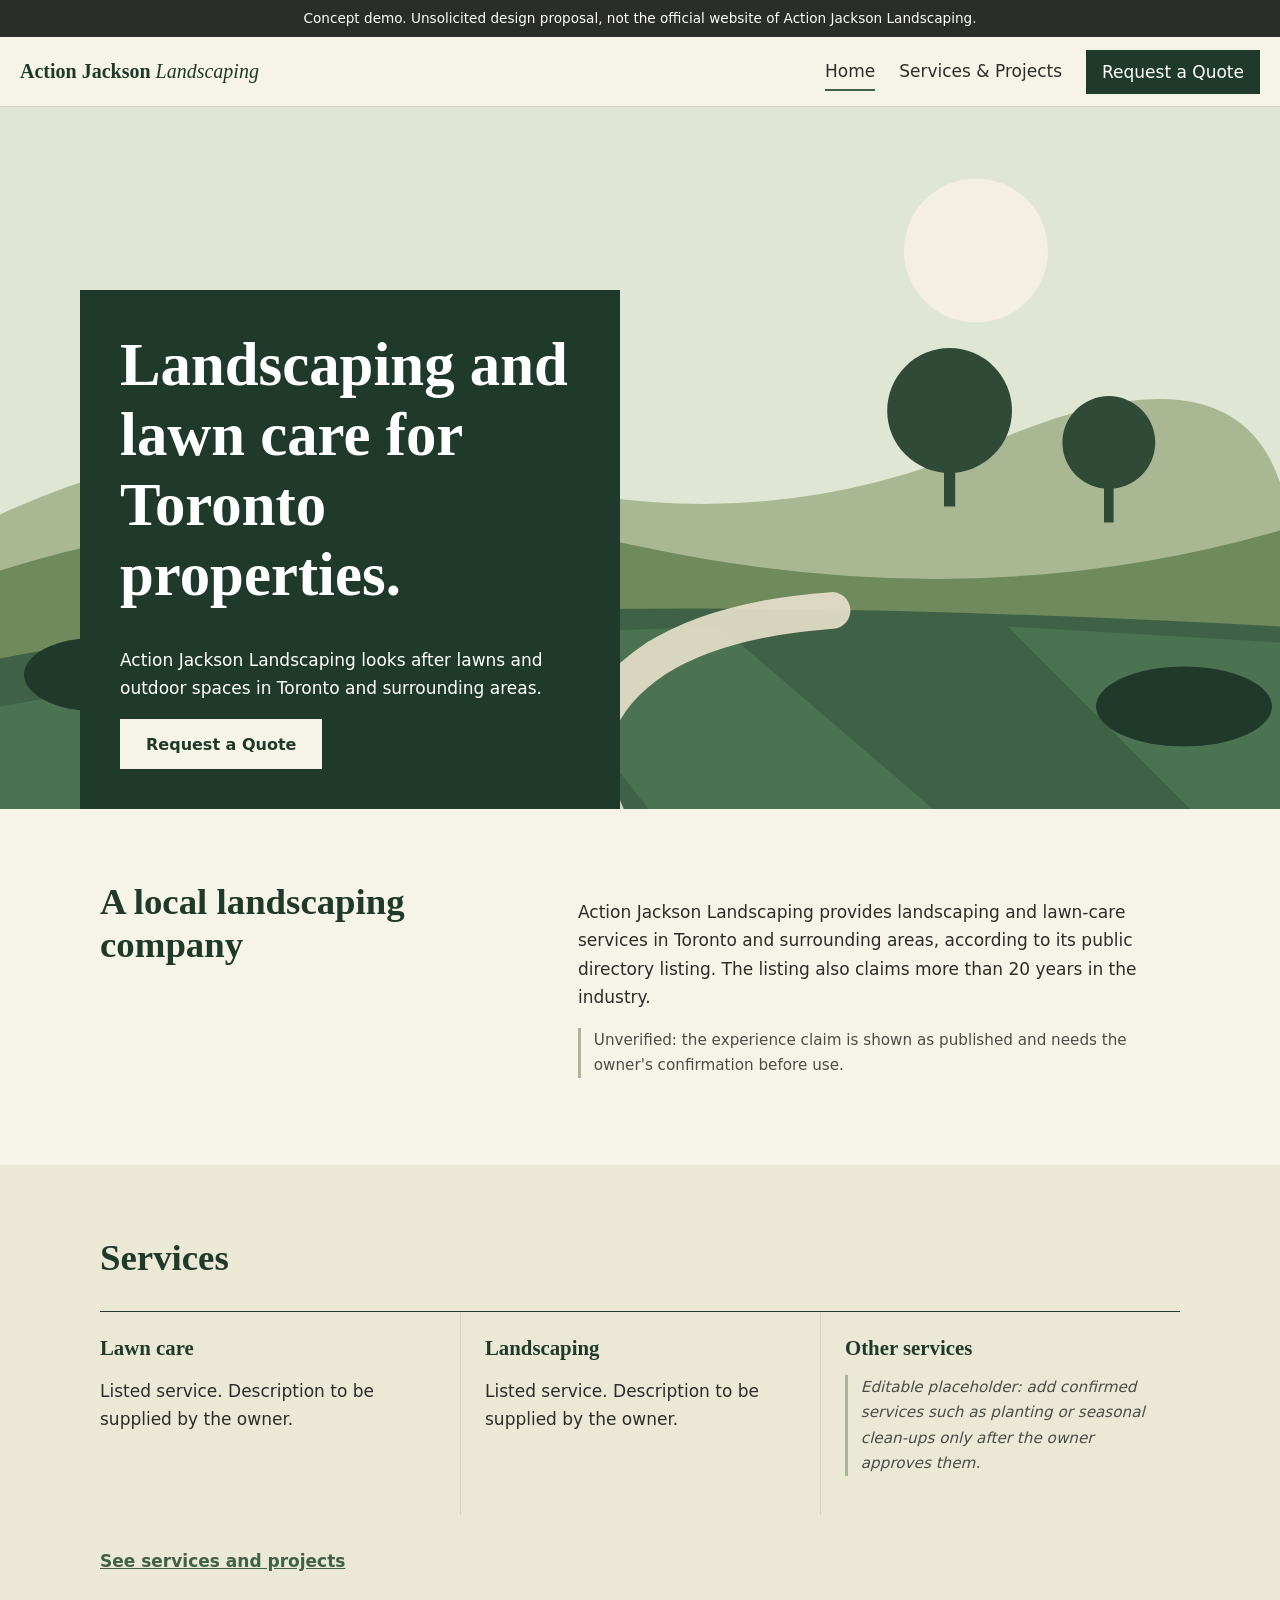
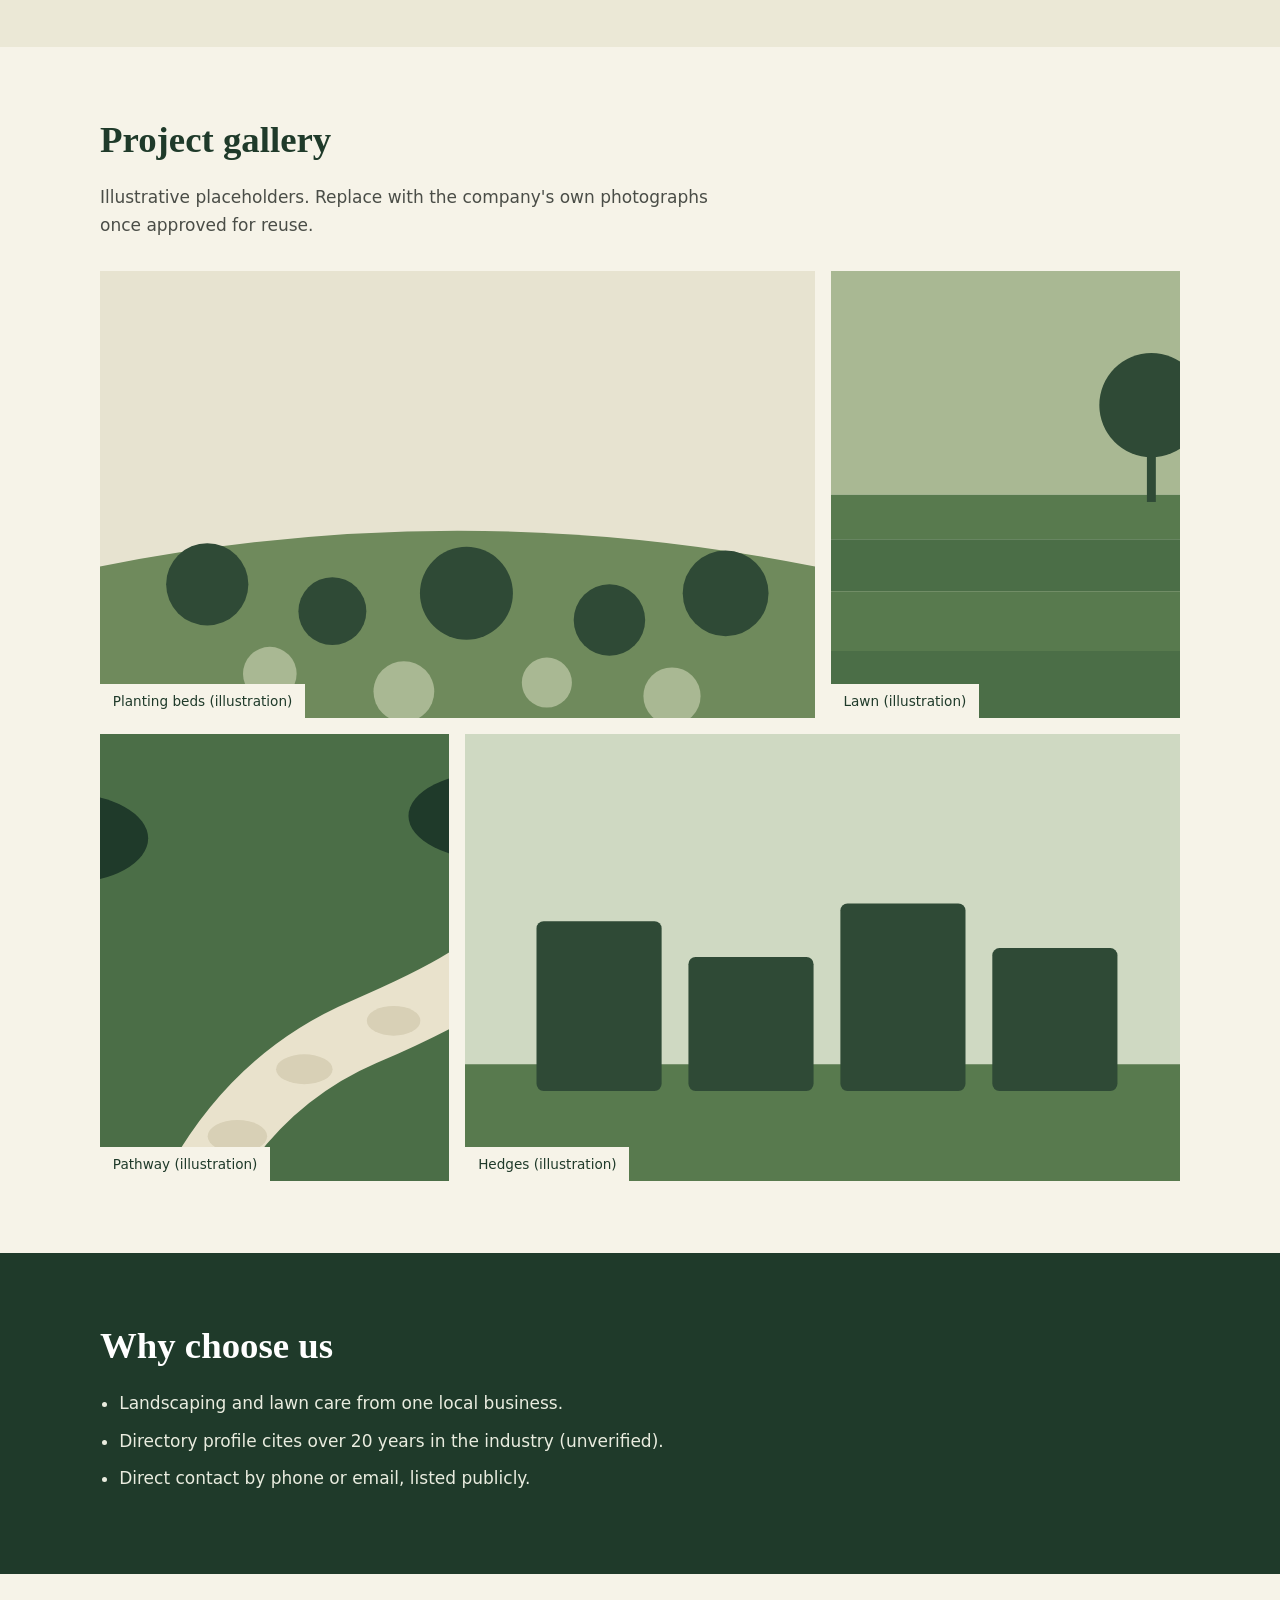
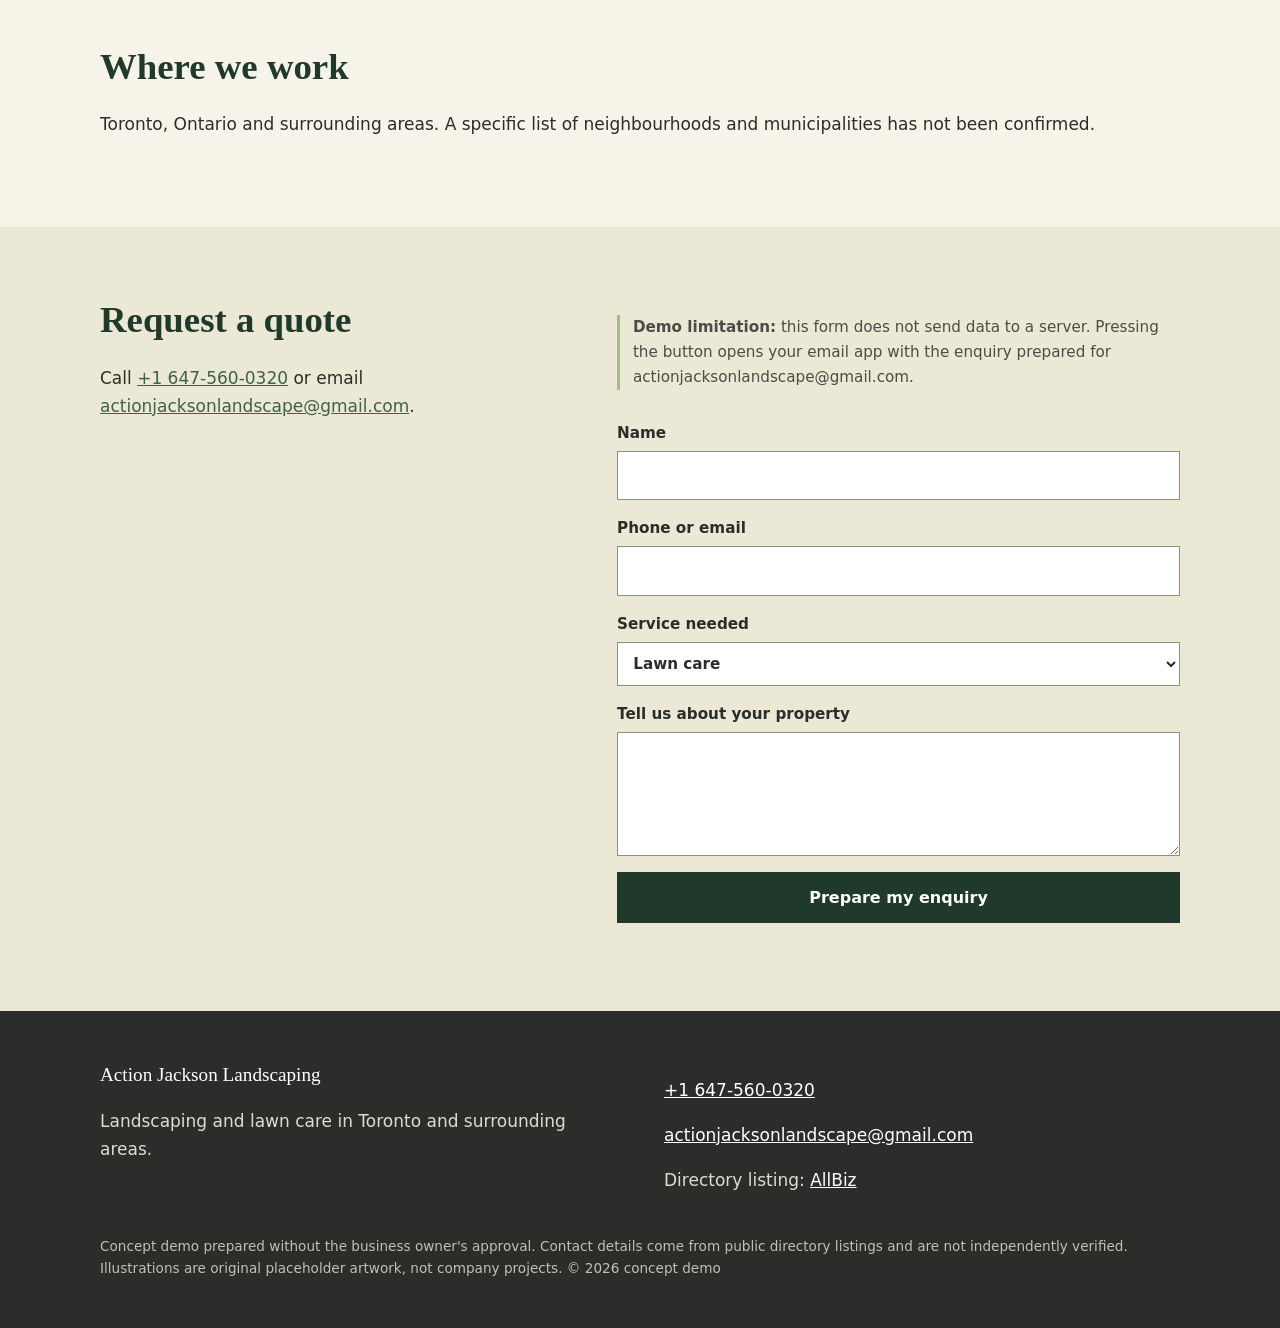
<file: index.html>
<!DOCTYPE html><html lang="en"><head><title>Action Jackson Landscaping | Landscaping and Lawn Care in Toronto (Concept Demo)</title>
<meta name="description" content="Concept demo website for Action Jackson Landscaping, a landscaping and lawn-care business serving Toronto and surrounding areas. Request a quote.">
<meta charset="utf-8"><meta name="viewport" content="width=device-width,initial-scale=1"><link rel="icon" href="data:,"><link rel="stylesheet" href="styles.css"></head><body><a class="skip" href="#main">Skip to content</a>
<div class="demo-bar" role="note">Concept demo. Unsolicited design proposal, not the official website of Action Jackson Landscaping.</div>
<header class="site-header"><a class="brand" href="index.html">Action Jackson <span>Landscaping</span></a>
<button class="menu-btn" aria-expanded="false" aria-controls="nav">Menu</button>
<nav id="nav" aria-label="Main"><a href="index.html" aria-current="page">Home</a><a href="services.html" >Services &amp; Projects</a><a href="index.html#quote" class="nav-cta">Request a Quote</a></nav></header>
<main id="main">
<section class="hero"><img src="assets/hero.svg" alt="Illustration of a mown lawn, stone path and trees" width="1600" height="900" fetchpriority="high">
<div class="hero-panel"><h1>Landscaping and lawn care for Toronto properties.</h1><p>Action Jackson Landscaping looks after lawns and outdoor spaces in Toronto and surrounding areas.</p><a class="btn" href="#quote">Request a Quote</a></div></section>

<section class="wrap intro"><h2>A local landscaping company</h2><div><p>Action Jackson Landscaping provides landscaping and lawn-care services in Toronto and surrounding areas, according to its public directory listing. The listing also claims more than 20 years in the industry.</p><p class="note">Unverified: the experience claim is shown as published and needs the owner's confirmation before use.</p></div></section>

<section class="band"><div class="wrap"><h2>Services</h2>
<div class="svc"><div><h3>Lawn care</h3><p>Listed service. Description to be supplied by the owner.</p></div><div><h3>Landscaping</h3><p>Listed service. Description to be supplied by the owner.</p></div><div><h3>Other services</h3><p class="ph">Editable placeholder: add confirmed services such as planting or seasonal clean-ups only after the owner approves them.</p></div></div>
<a class="link" href="services.html">See services and projects</a></div></section>

<section class="wrap"><h2>Project gallery</h2><p class="lede">Illustrative placeholders. Replace with the company's own photographs once approved for reuse.</p>
<div class="gallery"><figure class="a"><img src="assets/g1.svg" alt="Illustration of planting beds" loading="lazy" width="800" height="600"><figcaption>Planting beds (illustration)</figcaption></figure>
<figure class="b"><img src="assets/g2.svg" alt="Illustration of a striped lawn" loading="lazy" width="800" height="600"><figcaption>Lawn (illustration)</figcaption></figure>
<figure class="c"><img src="assets/g3.svg" alt="Illustration of a stone path" loading="lazy" width="800" height="600"><figcaption>Pathway (illustration)</figcaption></figure>
<figure class="d"><img src="assets/g4.svg" alt="Illustration of clipped hedges" loading="lazy" width="800" height="600"><figcaption>Hedges (illustration)</figcaption></figure></div></section>

<section class="band dark"><div class="wrap why"><h2>Why choose us</h2><ul><li>Landscaping and lawn care from one local business.</li><li>Directory profile cites over 20 years in the industry (unverified).</li><li>Direct contact by phone or email, listed publicly.</li></ul></div></section>

<section class="wrap area"><h2>Where we work</h2><p>Toronto, Ontario and surrounding areas. A specific list of neighbourhoods and municipalities has not been confirmed.</p></section>

<section class="band" id="quote"><div class="wrap quote"><div><h2>Request a quote</h2><p>Call <a href="tel:+16475600320">+1 647-560-0320</a> or email <a href="mailto:actionjacksonlandscape@gmail.com">actionjacksonlandscape@gmail.com</a>.</p></div>
<form id="quote-form" class="form" novalidate><p class="note"><strong>Demo limitation:</strong> this form does not send data to a server. Pressing the button opens your email app with the enquiry prepared for actionjacksonlandscape@gmail.com.</p>
<label>Name<input name="name" autocomplete="name" required></label><label>Phone or email<input name="contact" autocomplete="email" required></label>
<label>Service needed<select name="service"><option>Lawn care</option><option>Landscaping</option><option>Not sure yet</option></select></label>
<label>Tell us about your property<textarea name="msg" rows="4"></textarea></label>
<button class="btn" type="submit">Prepare my enquiry</button><p id="form-status" role="status"></p></form></div></section></main>
<footer class="site-footer"><div class="wrap foot"><div><p class="brand-f">Action Jackson Landscaping</p><p>Landscaping and lawn care in Toronto and surrounding areas.</p></div>
<div><p><a href="tel:+16475600320">+1 647-560-0320</a></p><p><a href="mailto:actionjacksonlandscape@gmail.com">actionjacksonlandscape@gmail.com</a></p><p>Directory listing: <a href="https://www.allbiz.ca/action-jackson-landscaping-647-560-0320" rel="noopener">AllBiz</a></p></div>
<p class="small">Concept demo prepared without the business owner's approval. Contact details come from public directory listings and are not independently verified. Illustrations are original placeholder artwork, not company projects. <span id="yr"></span></p></div></footer>
<script src="script.js"></script>
</body></html>
</file>
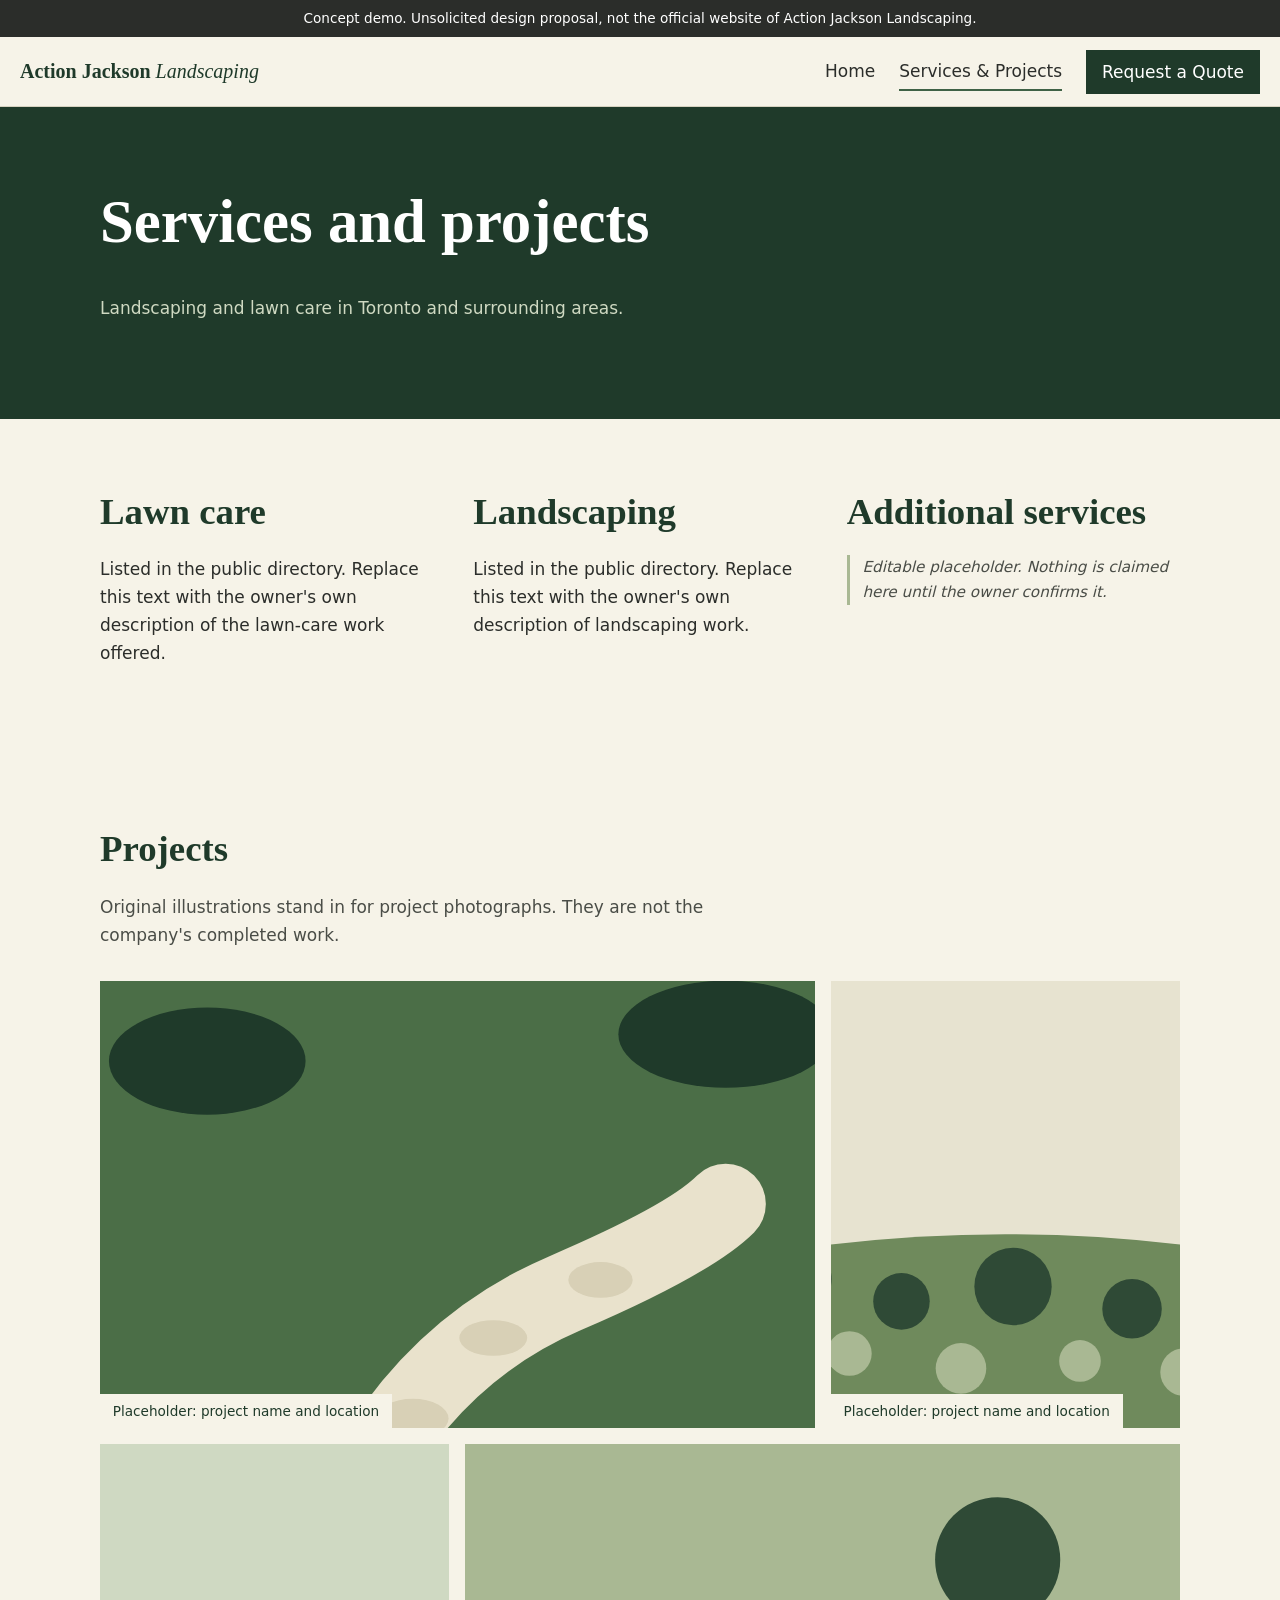
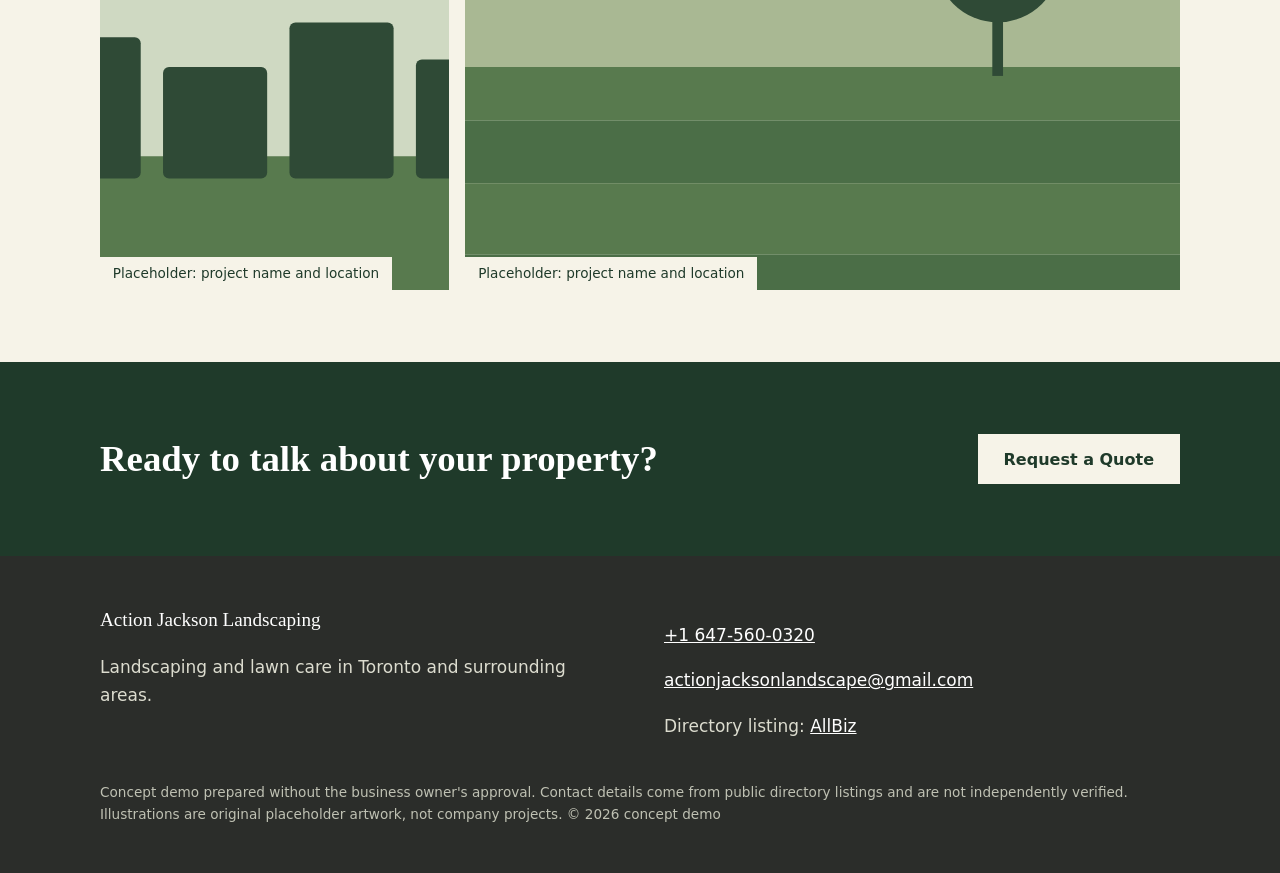
<file: services.html>
<!DOCTYPE html><html lang="en"><head><title>Services and Projects | Action Jackson Landscaping (Concept Demo)</title>
<meta name="description" content="Landscaping and lawn-care services and project gallery for Action Jackson Landscaping in Toronto. Concept demo.">
<meta charset="utf-8"><meta name="viewport" content="width=device-width,initial-scale=1"><link rel="icon" href="data:,"><link rel="stylesheet" href="styles.css"></head><body><a class="skip" href="#main">Skip to content</a>
<div class="demo-bar" role="note">Concept demo. Unsolicited design proposal, not the official website of Action Jackson Landscaping.</div>
<header class="site-header"><a class="brand" href="index.html">Action Jackson <span>Landscaping</span></a>
<button class="menu-btn" aria-expanded="false" aria-controls="nav">Menu</button>
<nav id="nav" aria-label="Main"><a href="index.html" >Home</a><a href="services.html" aria-current="page">Services &amp; Projects</a><a href="index.html#quote" class="nav-cta">Request a Quote</a></nav></header>
<main id="main">
<section class="page-hero"><div class="wrap"><h1>Services and projects</h1><p class="lede">Landscaping and lawn care in Toronto and surrounding areas.</p></div></section>
<section class="wrap detail"><article><h2>Lawn care</h2><p>Listed in the public directory. Replace this text with the owner's own description of the lawn-care work offered.</p></article>
<article><h2>Landscaping</h2><p>Listed in the public directory. Replace this text with the owner's own description of landscaping work.</p></article>
<article><h2>Additional services</h2><p class="ph">Editable placeholder. Nothing is claimed here until the owner confirms it.</p></article></section>
<section class="wrap"><h2>Projects</h2><p class="lede">Original illustrations stand in for project photographs. They are not the company's completed work.</p>
<div class="gallery"><figure class="a"><img src="assets/g3.svg" alt="Illustration of a stone path" loading="lazy" width="800" height="600"><figcaption>Placeholder: project name and location</figcaption></figure>
<figure class="b"><img src="assets/g1.svg" alt="Illustration of planting beds" loading="lazy" width="800" height="600"><figcaption>Placeholder: project name and location</figcaption></figure>
<figure class="c"><img src="assets/g4.svg" alt="Illustration of clipped hedges" loading="lazy" width="800" height="600"><figcaption>Placeholder: project name and location</figcaption></figure>
<figure class="d"><img src="assets/g2.svg" alt="Illustration of a striped lawn" loading="lazy" width="800" height="600"><figcaption>Placeholder: project name and location</figcaption></figure></div></section>
<section class="band dark"><div class="wrap cta"><h2>Ready to talk about your property?</h2><a class="btn light" href="index.html#quote">Request a Quote</a></div></section></main>
<footer class="site-footer"><div class="wrap foot"><div><p class="brand-f">Action Jackson Landscaping</p><p>Landscaping and lawn care in Toronto and surrounding areas.</p></div>
<div><p><a href="tel:+16475600320">+1 647-560-0320</a></p><p><a href="mailto:actionjacksonlandscape@gmail.com">actionjacksonlandscape@gmail.com</a></p><p>Directory listing: <a href="https://www.allbiz.ca/action-jackson-landscaping-647-560-0320" rel="noopener">AllBiz</a></p></div>
<p class="small">Concept demo prepared without the business owner's approval. Contact details come from public directory listings and are not independently verified. Illustrations are original placeholder artwork, not company projects. <span id="yr"></span></p></div></footer>
<script src="script.js"></script>
</body></html>
</file>
<file: styles.css>
:root{--forest:#1f3a2a;--moss:#3f6246;--sage:#a9b893;--ivory:#f6f3e8;--char:#2b2d2a;--line:#d6d2c0;--serif:"Iowan Old Style",Palatino,"Palatino Linotype",Georgia,serif;--sans:system-ui,-apple-system,"Segoe UI",Roboto,sans-serif}
*{box-sizing:border-box}html{scroll-behavior:smooth}
body{margin:0;background:var(--ivory);color:var(--char);font:1.0625rem/1.65 var(--sans)}
img{max-width:100%;height:auto;display:block}
a{color:var(--moss)}a:focus-visible,button:focus-visible,input:focus-visible,select:focus-visible,textarea:focus-visible{outline:3px solid #b8860b;outline-offset:3px}
h1,h2,h3{font-family:var(--serif);color:var(--forest);line-height:1.15;font-weight:600;margin:0 0 .6em}
h1{font-size:clamp(2.2rem,5vw,3.8rem)}h2{font-size:clamp(1.6rem,3vw,2.3rem)}h3{font-size:1.3rem}
.wrap{max-width:1120px;margin:0 auto;padding:4.5rem 1.25rem}
.skip{position:absolute;left:-999px}.skip:focus{left:1rem;top:1rem;background:#fff;padding:.5rem;z-index:20}
.demo-bar{background:var(--char);color:#fff;font-size:.85rem;text-align:center;padding:.45rem 1rem}
.site-header{position:sticky;top:0;z-index:10;background:var(--ivory);border-bottom:1px solid var(--line);display:flex;justify-content:space-between;align-items:center;padding:.8rem 1.25rem;flex-wrap:wrap}
.brand{font-family:var(--serif);font-size:1.25rem;color:var(--forest);text-decoration:none;font-weight:700}.brand span{font-weight:400;font-style:italic}
nav{display:flex;gap:1.5rem;align-items:center}nav a{color:var(--char);text-decoration:none;padding:.3rem 0;border-bottom:2px solid transparent}
nav a:hover,nav a[aria-current]{border-bottom-color:var(--moss)}
nav .nav-cta{background:var(--forest);color:#fff;padding:.5rem 1rem;border:0}nav .nav-cta:hover{background:var(--moss)}
.menu-btn{display:none;background:none;border:1px solid var(--forest);color:var(--forest);padding:.45rem .9rem;font:inherit;cursor:pointer}
.hero{position:relative;min-height:78vh;display:flex;align-items:flex-end;background:var(--forest)}
.hero>img{position:absolute;inset:0;width:100%;height:100%;object-fit:cover}
.hero-panel{position:relative;background:var(--forest);color:#fff;max-width:540px;margin:0 0 0 max(1.25rem,calc((100vw - 1120px)/2));padding:2.5rem}
.hero-panel h1{color:#fff}
.btn{display:inline-block;background:var(--forest);color:#fff;padding:.85rem 1.5rem;border:2px solid var(--forest);text-decoration:none;font:600 1rem var(--sans);cursor:pointer;transition:background .2s,color .2s}
.btn:hover{background:var(--moss);border-color:var(--moss)}
.hero-panel .btn,.btn.light{background:var(--ivory);color:var(--forest);border-color:var(--ivory)}.hero-panel .btn:hover,.btn.light:hover{background:var(--sage);border-color:var(--sage)}
.intro{display:grid;grid-template-columns:1fr 1.4fr;gap:3rem}
.note,.ph{font-size:.95rem;border-left:3px solid var(--sage);padding-left:.8rem;color:#4a4d47}.ph{font-style:italic}
.band{background:#ebe8d6}.band.dark{background:var(--forest);color:#e9ecdf}.band.dark h2{color:#fff}
.svc{display:grid;grid-template-columns:repeat(3,1fr);gap:0;border-top:1px solid var(--forest);margin:2rem 0}
.svc>div{padding:1.5rem 1.5rem 1.5rem 0}.svc>div+div{border-left:1px solid var(--line);padding-left:1.5rem}
.link{font-weight:600}.lede{max-width:60ch;color:#4a4d47}
.gallery{display:grid;grid-template-columns:repeat(6,1fr);gap:1rem;margin-top:2rem}
.gallery figure{margin:0;overflow:hidden;position:relative;background:var(--forest)}
.gallery .a{grid-column:span 4;aspect-ratio:16/10}.gallery .b{grid-column:span 2}.gallery .c{grid-column:span 2}.gallery .d{grid-column:span 4;aspect-ratio:16/10}
.gallery img{width:100%;height:100%;object-fit:cover;transition:transform .6s}.gallery figure:hover img{transform:scale(1.04)}
figcaption{position:absolute;left:0;bottom:0;background:var(--ivory);color:var(--forest);font-size:.85rem;padding:.35rem .8rem}
.why ul{margin:0;padding-left:1.2rem;max-width:60ch}.why li{margin:.6rem 0}
.quote{display:grid;grid-template-columns:1fr 1.2fr;gap:3rem}
.form{display:grid;gap:1rem}label{display:grid;gap:.3rem;font-weight:600;font-size:.95rem}
input,select,textarea{font:inherit;padding:.7rem;border:1px solid #8b8f84;background:#fff;color:var(--char)}
#form-status{margin:0;font-weight:600;color:var(--forest)}
.page-hero{background:var(--forest);color:#e9ecdf}.page-hero h1{color:#fff}.page-hero .wrap{padding:5rem 1.25rem}.page-hero .lede{color:#cfd9c2}
.detail{display:grid;grid-template-columns:repeat(3,1fr);gap:2.5rem}
.cta{display:flex;justify-content:space-between;align-items:center;gap:1.5rem;flex-wrap:wrap}.cta h2{margin:0}
.site-footer{background:var(--char);color:#dcdccf}.site-footer a{color:#fff}.foot{display:grid;grid-template-columns:1fr 1fr;gap:1.5rem 3rem;padding:3rem 1.25rem}
.brand-f{font-family:var(--serif);font-size:1.2rem;color:#fff;margin:0}.small{grid-column:1/-1;font-size:.85rem;margin:0;color:#bfc1b3}
@media(max-width:820px){
.menu-btn{display:block}nav{display:none;width:100%;flex-direction:column;align-items:flex-start;padding:1rem 0;gap:.8rem}nav.open{display:flex}
.intro,.quote,.svc,.detail,.foot{grid-template-columns:1fr}.svc>div,.svc>div+div{border-left:0;padding:1rem 0;border-bottom:1px solid var(--line)}
.gallery .a,.gallery .b,.gallery .c,.gallery .d{grid-column:span 6;aspect-ratio:16/10}
.hero{min-height:70vh}.hero-panel{margin:0;padding:1.75rem 1.25rem;max-width:none}.wrap{padding:3rem 1.25rem}}
@media(prefers-reduced-motion:reduce){*{transition:none!important;scroll-behavior:auto!important}}
#quote{scroll-margin-top:4.5rem}
</file>
